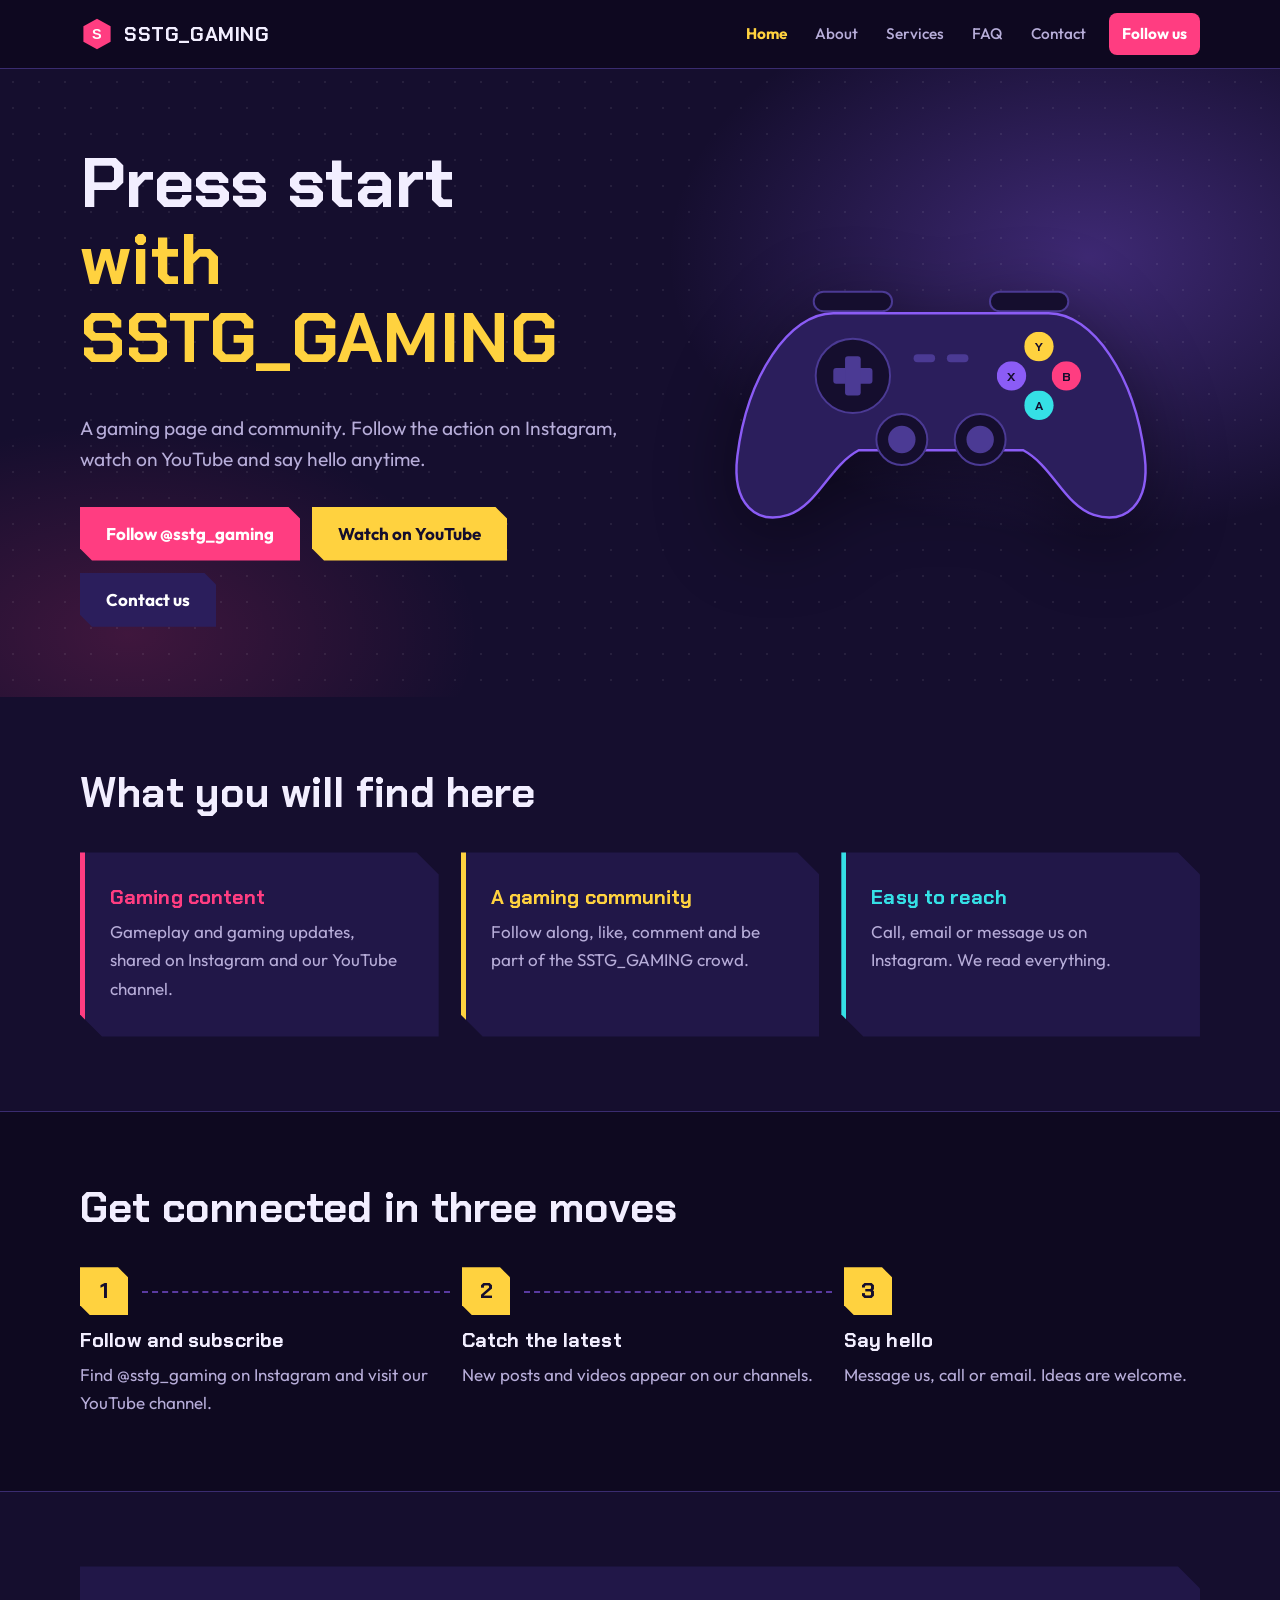
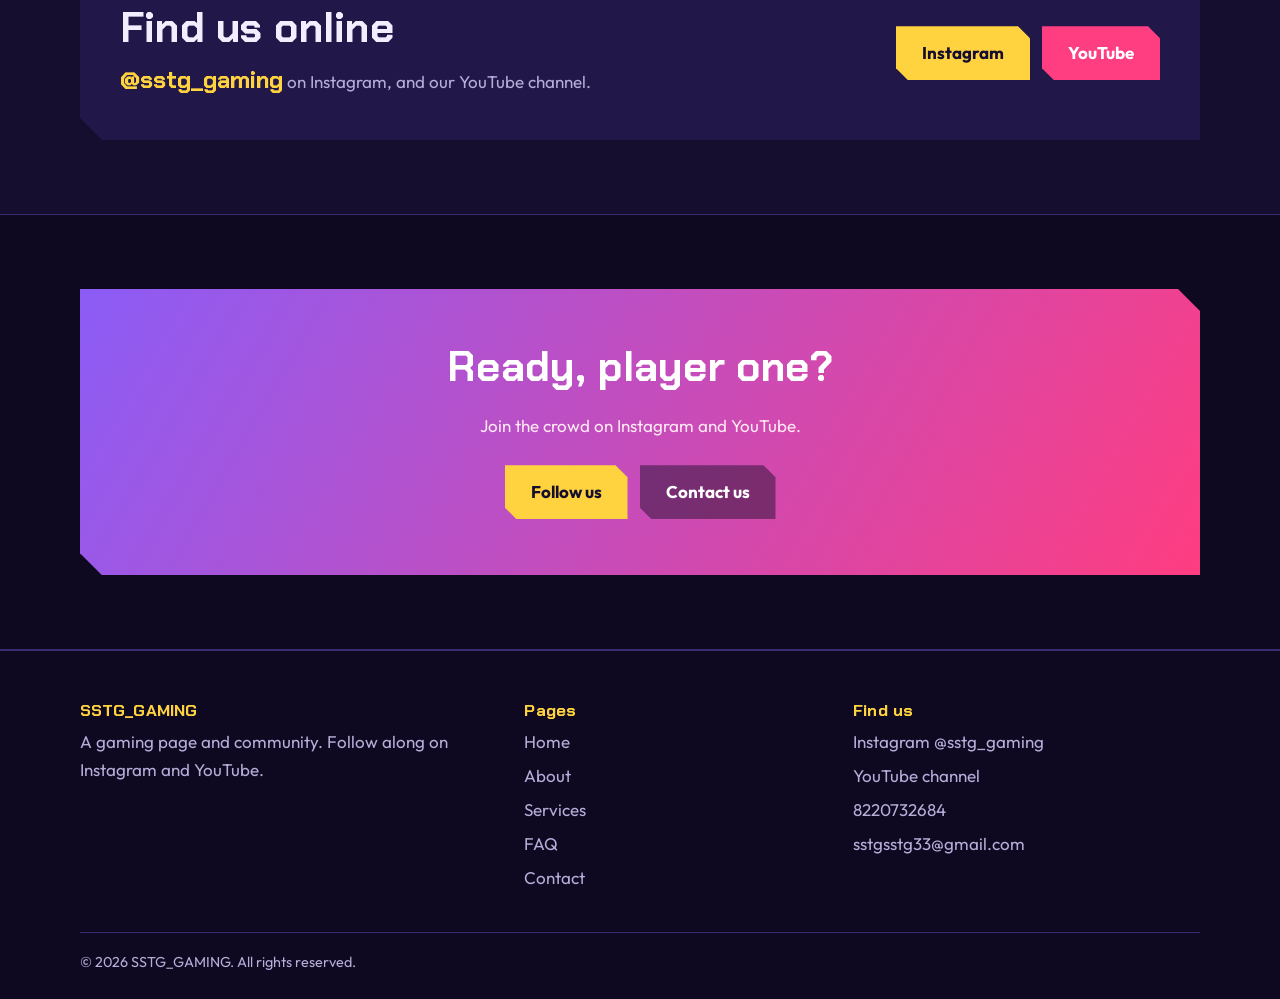
<file: index.html>
<!DOCTYPE html>
<html lang="en">
<head>
<meta charset="utf-8">
<meta name="viewport" content="width=device-width, initial-scale=1">
<title>SSTG_GAMING | Gaming Page and Community</title>
<meta name="description" content="SSTG_GAMING is a gaming page and community. Follow @sstg_gaming on Instagram for gaming content and updates.">
<meta name="author" content="SSTG_GAMING">
<meta name="robots" content="index, follow">
<meta name="theme-color" content="#150E2E">
<meta property="og:type" content="website">
<meta property="og:title" content="SSTG_GAMING | Gaming Page and Community">
<meta property="og:description" content="SSTG_GAMING is a gaming page and community. Follow @sstg_gaming on Instagram for gaming content and updates.">
<link rel="icon" href="data:image/svg+xml,%3Csvg xmlns='http://www.w3.org/2000/svg' viewBox='0 0 40 40'%3E%3Cpolygon points='20,2 36,11 36,29 20,38 4,29 4,11' fill='%23FF3D81'/%3E%3Ctext x='20' y='26' text-anchor='middle' font-family='Arial' font-weight='700' font-size='16' fill='white'%3ES%3C/text%3E%3C/svg%3E">
<link rel="preconnect" href="https://fonts.googleapis.com">
<link rel="preconnect" href="https://fonts.gstatic.com" crossorigin>
<link href="https://fonts.googleapis.com/css2?family=Chakra+Petch:wght@500;700&family=Outfit:wght@400;500;600;700&display=swap" rel="stylesheet">
<link rel="stylesheet" href="assets/style.css">
</head>
<body>
<a class="skip" href="#main">Skip to content</a>
<header class="site-header"><div class="wrap bar">
<a class="brand" href="index.html"><svg viewBox="0 0 40 40" aria-hidden="true"><polygon points="20,2 36,11 36,29 20,38 4,29 4,11" fill="#FF3D81"/><text x="20" y="26" text-anchor="middle" font-family="Arial" font-weight="700" font-size="17" fill="#fff">S</text></svg><span>SSTG_GAMING</span></a>
<button class="menu-btn" aria-expanded="false" aria-controls="nav">Menu</button>
<nav class="nav" id="nav" aria-label="Main"><a href="index.html" aria-current="page">Home</a><a href="about.html">About</a><a href="services.html">Services</a><a href="faq.html">FAQ</a><a href="contactus.html">Contact</a><a class="nav-cta" href="https://www.instagram.com/sstg_gaming/" target="_blank" rel="noopener">Follow us</a></nav>
</div></header>
<main id="main">

<div class="hero"><div class="wrap hero-grid">
<div>
<h1>Press start<span>with SSTG_GAMING</span></h1>
<p class="lead">A gaming page and community. Follow the action on Instagram, watch on YouTube and say hello anytime.</p>
<div class="acts"><a class="btn btn-mag" href="https://www.instagram.com/sstg_gaming/" target="_blank" rel="noopener">Follow @sstg_gaming</a><a class="btn btn-yel" href="https://www.youtube.com/@SSTGSSTG-mk5mp" target="_blank" rel="noopener">Watch on YouTube</a><a class="btn btn-ghost" href="contactus.html">Contact us</a></div>
</div>
<svg class="pad" viewBox="0 0 480 320" role="img" aria-label="Game controller illustration">
<rect class="part" x="110" y="64" width="80" height="20" rx="10"/><rect class="part" x="290" y="64" width="80" height="20" rx="10"/>
<path class="body" d="M130 86C85 86 42 150 32 232c-6 50 20 70 52 60 30-10 42-50 72-66h168c30 16 42 56 72 66 32 10 58-10 52-60C438 150 395 86 350 86Z"/>
<circle class="part" cx="150" cy="150" r="38"/>
<rect class="st" x="130" y="142" width="40" height="16" rx="3"/><rect class="st" x="142" y="130" width="16" height="40" rx="3"/>
<circle class="part" cx="200" cy="215" r="26"/><circle class="st" cx="200" cy="215" r="14"/>
<circle class="part" cx="280" cy="215" r="26"/><circle class="st" cx="280" cy="215" r="14"/>
<rect class="st" x="212" y="128" width="22" height="8" rx="4"/><rect class="st" x="246" y="128" width="22" height="8" rx="4"/>
<g class="fb" style="color:#FFD23F"><circle cx="340" cy="120" r="15" fill="#FFD23F"/><text x="340" y="125">Y</text></g>
<g class="fb" style="color:#FF3D81"><circle cx="368" cy="150" r="15" fill="#FF3D81"/><text x="368" y="155">B</text></g>
<g class="fb" style="color:#35E0E6"><circle cx="340" cy="180" r="15" fill="#35E0E6"/><text x="340" y="185">A</text></g>
<g class="fb" style="color:#8B5CF6"><circle cx="312" cy="150" r="15" fill="#8B5CF6"/><text x="312" y="155">X</text></g>
</svg>
</div></div>

<section><div class="wrap">
<div class="head"><h2>What you will find here</h2></div>
<div class="panels">
<div class="panel" style="--c:#FF3D81"><h3>Gaming content</h3><p>Gameplay and gaming updates, shared on Instagram and our YouTube channel.</p></div>
<div class="panel" style="--c:#FFD23F"><h3>A gaming community</h3><p>Follow along, like, comment and be part of the SSTG_GAMING crowd.</p></div>
<div class="panel" style="--c:#35E0E6"><h3>Easy to reach</h3><p>Call, email or message us on Instagram. We read everything.</p></div>
</div></div></section>

<section class="alt"><div class="wrap">
<div class="head"><h2>Get connected in three moves</h2></div>
<ol class="steps">
<li><h3>Follow and subscribe</h3><p>Find @sstg_gaming on Instagram and visit our YouTube channel.</p></li>
<li><h3>Catch the latest</h3><p>New posts and videos appear on our channels.</p></li>
<li><h3>Say hello</h3><p>Message us, call or email. Ideas are welcome.</p></li>
</ol></div></section>

<section><div class="wrap"><div class="social">
<div><h2>Find us online</h2><p><span class="handle">@sstg_gaming</span> on Instagram, and our YouTube channel.</p></div>
<div class="acts"><a class="btn btn-yel" href="https://www.instagram.com/sstg_gaming/" target="_blank" rel="noopener">Instagram</a><a class="btn btn-mag" href="https://www.youtube.com/@SSTGSSTG-mk5mp" target="_blank" rel="noopener">YouTube</a></div>
</div></div></section>

<section class="alt"><div class="wrap"><div class="cta"><h2>Ready, player one?</h2><p>Join the crowd on Instagram and YouTube.</p>
<div class="acts"><a class="btn btn-yel" href="https://www.instagram.com/sstg_gaming/" target="_blank" rel="noopener">Follow us</a><a class="btn btn-ghost" href="contactus.html">Contact us</a></div></div></div></section>
</main>
<footer class="site-footer"><div class="wrap">
<div class="foot">
<div><h3>SSTG_GAMING</h3><p>A gaming page and community. Follow along on Instagram and YouTube.</p></div>
<div><h3>Pages</h3><ul><li><a href="index.html">Home</a></li><li><a href="about.html">About</a></li><li><a href="services.html">Services</a></li><li><a href="faq.html">FAQ</a></li><li><a href="contactus.html">Contact</a></li></ul></div>
<div><h3>Find us</h3><ul><li><a href="https://www.instagram.com/sstg_gaming/" target="_blank" rel="noopener">Instagram @sstg_gaming</a></li><li><a href="https://www.youtube.com/@SSTGSSTG-mk5mp" target="_blank" rel="noopener">YouTube channel</a></li><li><a href="tel:+918220732684">8220732684</a></li><li><a href="mailto:sstgsstg33@gmail.com">sstgsstg33@gmail.com</a></li></ul></div>
</div>
<div class="copy">&copy; <span data-year>2026</span> SSTG_GAMING. All rights reserved.</div>
</div></footer>
<script src="assets/main.js"></script>
</body>
</html>
</file>
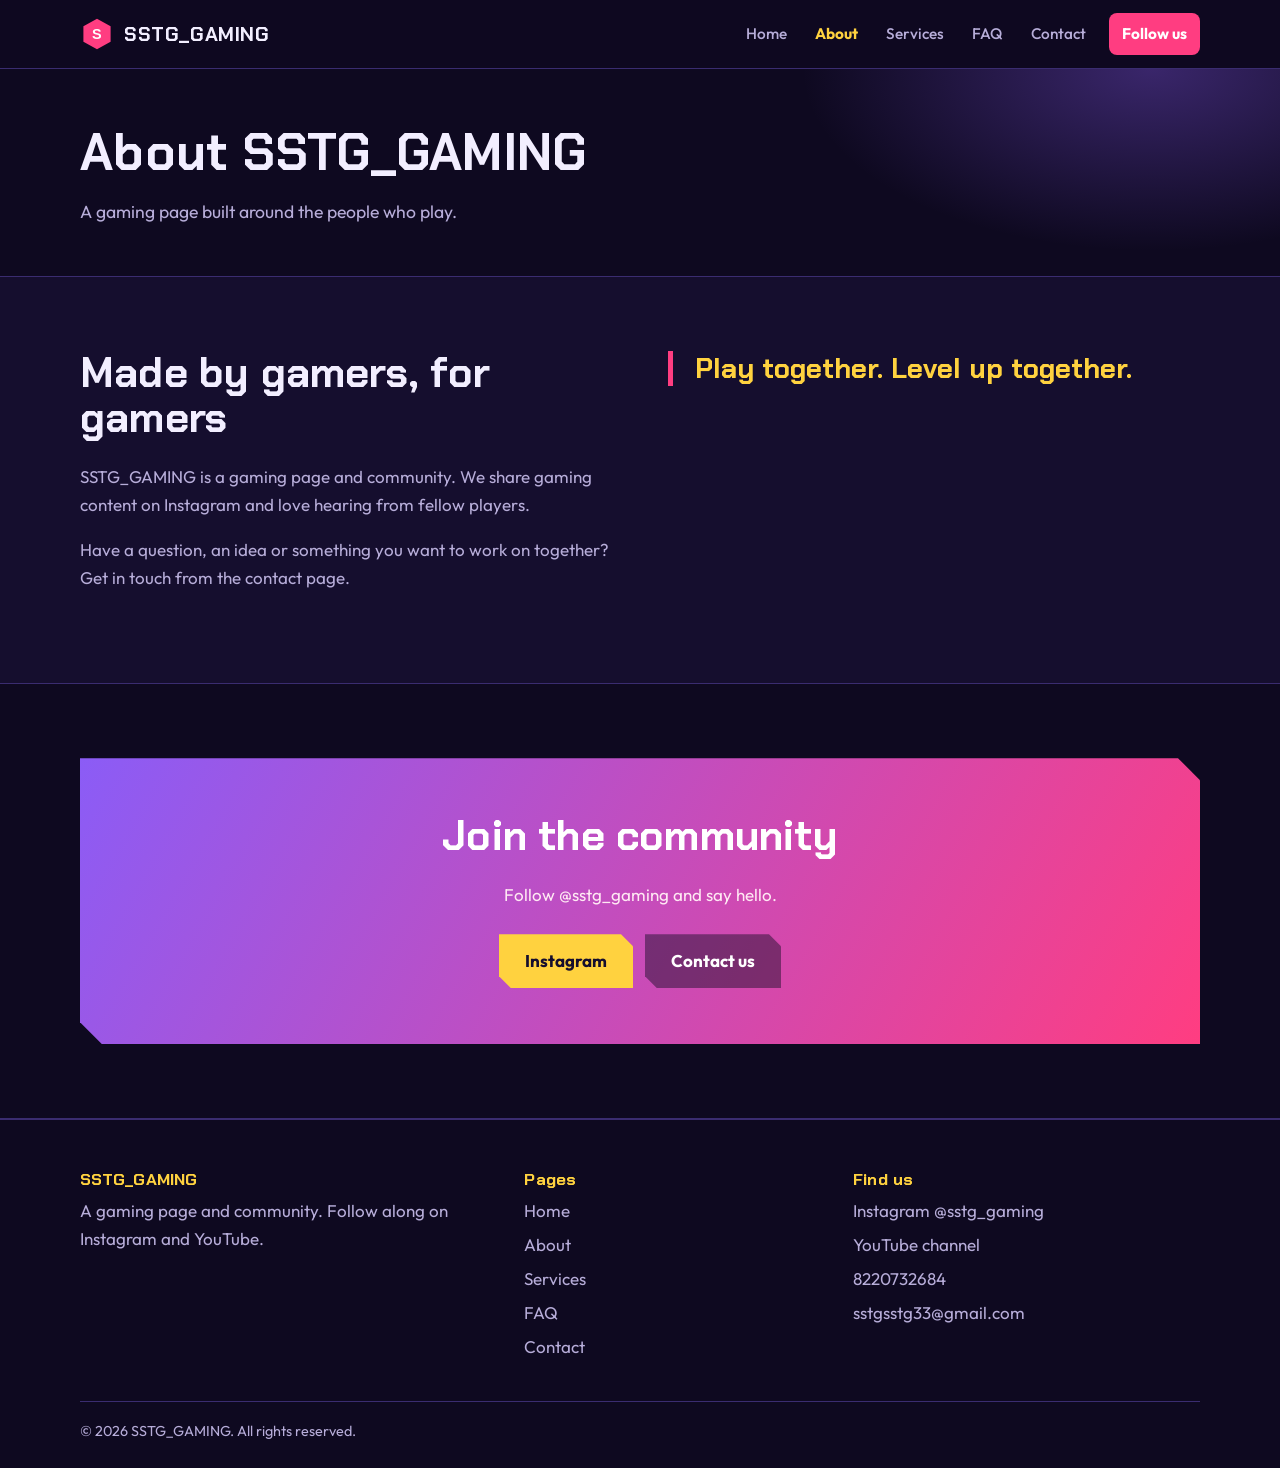
<file: about.html>
<!DOCTYPE html>
<html lang="en">
<head>
<meta charset="utf-8">
<meta name="viewport" content="width=device-width, initial-scale=1">
<title>About SSTG_GAMING</title>
<meta name="description" content="Learn about SSTG_GAMING, a gaming page and community on Instagram.">
<meta name="author" content="SSTG_GAMING">
<meta name="robots" content="index, follow">
<meta name="theme-color" content="#150E2E">
<meta property="og:type" content="website">
<meta property="og:title" content="About SSTG_GAMING">
<meta property="og:description" content="Learn about SSTG_GAMING, a gaming page and community on Instagram.">
<link rel="icon" href="data:image/svg+xml,%3Csvg xmlns='http://www.w3.org/2000/svg' viewBox='0 0 40 40'%3E%3Cpolygon points='20,2 36,11 36,29 20,38 4,29 4,11' fill='%23FF3D81'/%3E%3Ctext x='20' y='26' text-anchor='middle' font-family='Arial' font-weight='700' font-size='16' fill='white'%3ES%3C/text%3E%3C/svg%3E">
<link rel="preconnect" href="https://fonts.googleapis.com">
<link rel="preconnect" href="https://fonts.gstatic.com" crossorigin>
<link href="https://fonts.googleapis.com/css2?family=Chakra+Petch:wght@500;700&family=Outfit:wght@400;500;600;700&display=swap" rel="stylesheet">
<link rel="stylesheet" href="assets/style.css">
</head>
<body>
<a class="skip" href="#main">Skip to content</a>
<header class="site-header"><div class="wrap bar">
<a class="brand" href="index.html"><svg viewBox="0 0 40 40" aria-hidden="true"><polygon points="20,2 36,11 36,29 20,38 4,29 4,11" fill="#FF3D81"/><text x="20" y="26" text-anchor="middle" font-family="Arial" font-weight="700" font-size="17" fill="#fff">S</text></svg><span>SSTG_GAMING</span></a>
<button class="menu-btn" aria-expanded="false" aria-controls="nav">Menu</button>
<nav class="nav" id="nav" aria-label="Main"><a href="index.html">Home</a><a href="about.html" aria-current="page">About</a><a href="services.html">Services</a><a href="faq.html">FAQ</a><a href="contactus.html">Contact</a><a class="nav-cta" href="https://www.instagram.com/sstg_gaming/" target="_blank" rel="noopener">Follow us</a></nav>
</div></header>
<main id="main">

<div class="page-hero"><div class="wrap"><h1>About SSTG_GAMING</h1><p>A gaming page built around the people who play.</p></div></div>
<section id="content"><div class="wrap split">
<div><h2>Made by gamers, for gamers</h2>
<p>SSTG_GAMING is a gaming page and community. We share gaming content on Instagram and love hearing from fellow players.</p>
<p>Have a question, an idea or something you want to work on together? Get in touch from the contact page.</p></div>
<p class="pull">Play together. Level up together.</p>
</div></section>
<section class="alt"><div class="wrap"><div class="cta"><h2>Join the community</h2><p>Follow @sstg_gaming and say hello.</p>
<div class="acts"><a class="btn btn-yel" href="https://www.instagram.com/sstg_gaming/" target="_blank" rel="noopener">Instagram</a><a class="btn btn-ghost" href="contactus.html">Contact us</a></div></div></div></section>
</main>
<footer class="site-footer"><div class="wrap">
<div class="foot">
<div><h3>SSTG_GAMING</h3><p>A gaming page and community. Follow along on Instagram and YouTube.</p></div>
<div><h3>Pages</h3><ul><li><a href="index.html">Home</a></li><li><a href="about.html">About</a></li><li><a href="services.html">Services</a></li><li><a href="faq.html">FAQ</a></li><li><a href="contactus.html">Contact</a></li></ul></div>
<div><h3>Find us</h3><ul><li><a href="https://www.instagram.com/sstg_gaming/" target="_blank" rel="noopener">Instagram @sstg_gaming</a></li><li><a href="https://www.youtube.com/@SSTGSSTG-mk5mp" target="_blank" rel="noopener">YouTube channel</a></li><li><a href="tel:+918220732684">8220732684</a></li><li><a href="mailto:sstgsstg33@gmail.com">sstgsstg33@gmail.com</a></li></ul></div>
</div>
<div class="copy">&copy; <span data-year>2026</span> SSTG_GAMING. All rights reserved.</div>
</div></footer>
<script src="assets/main.js"></script>
</body>
</html>
</file>
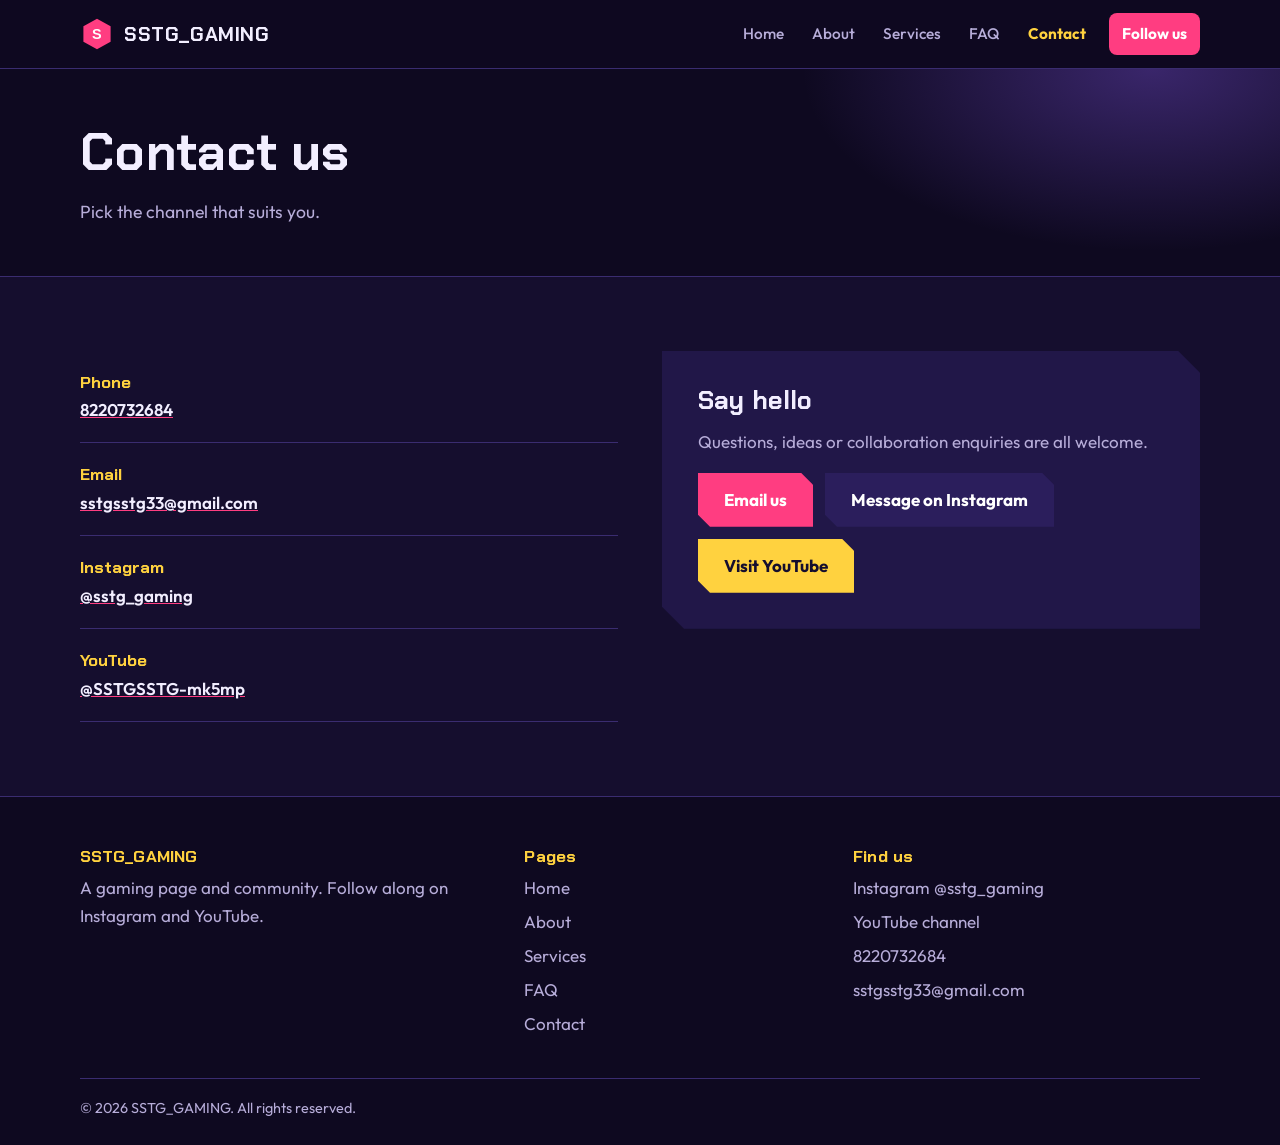
<file: contactus.html>
<!DOCTYPE html>
<html lang="en">
<head>
<meta charset="utf-8">
<meta name="viewport" content="width=device-width, initial-scale=1">
<title>Contact Us | SSTG_GAMING</title>
<meta name="description" content="Contact SSTG_GAMING by phone, email or Instagram @sstg_gaming.">
<meta name="author" content="SSTG_GAMING">
<meta name="robots" content="index, follow">
<meta name="theme-color" content="#150E2E">
<meta property="og:type" content="website">
<meta property="og:title" content="Contact Us | SSTG_GAMING">
<meta property="og:description" content="Contact SSTG_GAMING by phone, email or Instagram @sstg_gaming.">
<link rel="icon" href="data:image/svg+xml,%3Csvg xmlns='http://www.w3.org/2000/svg' viewBox='0 0 40 40'%3E%3Cpolygon points='20,2 36,11 36,29 20,38 4,29 4,11' fill='%23FF3D81'/%3E%3Ctext x='20' y='26' text-anchor='middle' font-family='Arial' font-weight='700' font-size='16' fill='white'%3ES%3C/text%3E%3C/svg%3E">
<link rel="preconnect" href="https://fonts.googleapis.com">
<link rel="preconnect" href="https://fonts.gstatic.com" crossorigin>
<link href="https://fonts.googleapis.com/css2?family=Chakra+Petch:wght@500;700&family=Outfit:wght@400;500;600;700&display=swap" rel="stylesheet">
<link rel="stylesheet" href="assets/style.css">
</head>
<body>
<a class="skip" href="#main">Skip to content</a>
<header class="site-header"><div class="wrap bar">
<a class="brand" href="index.html"><svg viewBox="0 0 40 40" aria-hidden="true"><polygon points="20,2 36,11 36,29 20,38 4,29 4,11" fill="#FF3D81"/><text x="20" y="26" text-anchor="middle" font-family="Arial" font-weight="700" font-size="17" fill="#fff">S</text></svg><span>SSTG_GAMING</span></a>
<button class="menu-btn" aria-expanded="false" aria-controls="nav">Menu</button>
<nav class="nav" id="nav" aria-label="Main"><a href="index.html">Home</a><a href="about.html">About</a><a href="services.html">Services</a><a href="faq.html">FAQ</a><a href="contactus.html" aria-current="page">Contact</a><a class="nav-cta" href="https://www.instagram.com/sstg_gaming/" target="_blank" rel="noopener">Follow us</a></nav>
</div></header>
<main id="main">

<div class="page-hero"><div class="wrap"><h1>Contact us</h1><p>Pick the channel that suits you.</p></div></div>
<section id="content"><div class="wrap form-grid">
<ul class="info-list">
<li><b>Phone</b><a href="tel:+918220732684">8220732684</a></li>
<li><b>Email</b><a href="mailto:sstgsstg33@gmail.com">sstgsstg33@gmail.com</a></li>
<li><b>Instagram</b><a href="https://www.instagram.com/sstg_gaming/" target="_blank" rel="noopener">@sstg_gaming</a></li>
<li><b>YouTube</b><a href="https://www.youtube.com/@SSTGSSTG-mk5mp" target="_blank" rel="noopener">@SSTGSSTG-mk5mp</a></li>
</ul>
<div class="card"><h2 style="font-size:1.6rem">Say hello</h2>
<p>Questions, ideas or collaboration enquiries are all welcome.</p>
<div class="acts"><a class="btn btn-mag" href="mailto:sstgsstg33@gmail.com">Email us</a><a class="btn btn-ghost" href="https://www.instagram.com/sstg_gaming/" target="_blank" rel="noopener">Message on Instagram</a><a class="btn btn-yel" href="https://www.youtube.com/@SSTGSSTG-mk5mp" target="_blank" rel="noopener">Visit YouTube</a></div></div>
</div></section>
</main>
<footer class="site-footer"><div class="wrap">
<div class="foot">
<div><h3>SSTG_GAMING</h3><p>A gaming page and community. Follow along on Instagram and YouTube.</p></div>
<div><h3>Pages</h3><ul><li><a href="index.html">Home</a></li><li><a href="about.html">About</a></li><li><a href="services.html">Services</a></li><li><a href="faq.html">FAQ</a></li><li><a href="contactus.html">Contact</a></li></ul></div>
<div><h3>Find us</h3><ul><li><a href="https://www.instagram.com/sstg_gaming/" target="_blank" rel="noopener">Instagram @sstg_gaming</a></li><li><a href="https://www.youtube.com/@SSTGSSTG-mk5mp" target="_blank" rel="noopener">YouTube channel</a></li><li><a href="tel:+918220732684">8220732684</a></li><li><a href="mailto:sstgsstg33@gmail.com">sstgsstg33@gmail.com</a></li></ul></div>
</div>
<div class="copy">&copy; <span data-year>2026</span> SSTG_GAMING. All rights reserved.</div>
</div></footer>
<script src="assets/main.js"></script>
</body>
</html>
</file>
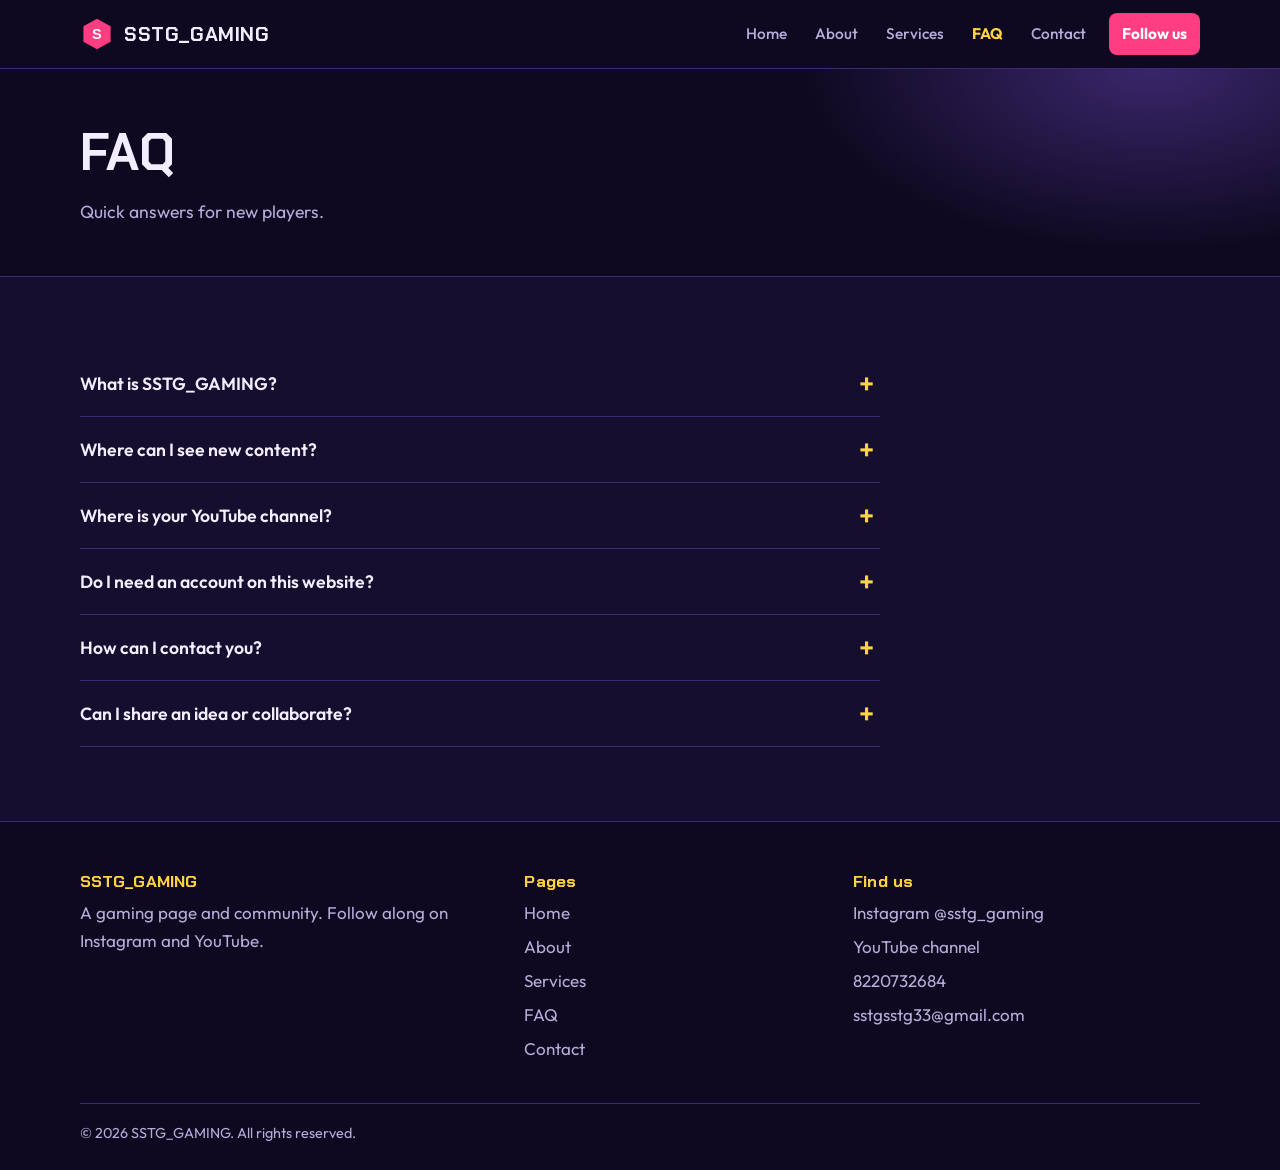
<file: faq.html>
<!DOCTYPE html>
<html lang="en">
<head>
<meta charset="utf-8">
<meta name="viewport" content="width=device-width, initial-scale=1">
<title>FAQ | SSTG_GAMING</title>
<meta name="description" content="Answers about SSTG_GAMING, where to find our content and how to contact us.">
<meta name="author" content="SSTG_GAMING">
<meta name="robots" content="index, follow">
<meta name="theme-color" content="#150E2E">
<meta property="og:type" content="website">
<meta property="og:title" content="FAQ | SSTG_GAMING">
<meta property="og:description" content="Answers about SSTG_GAMING, where to find our content and how to contact us.">
<link rel="icon" href="data:image/svg+xml,%3Csvg xmlns='http://www.w3.org/2000/svg' viewBox='0 0 40 40'%3E%3Cpolygon points='20,2 36,11 36,29 20,38 4,29 4,11' fill='%23FF3D81'/%3E%3Ctext x='20' y='26' text-anchor='middle' font-family='Arial' font-weight='700' font-size='16' fill='white'%3ES%3C/text%3E%3C/svg%3E">
<link rel="preconnect" href="https://fonts.googleapis.com">
<link rel="preconnect" href="https://fonts.gstatic.com" crossorigin>
<link href="https://fonts.googleapis.com/css2?family=Chakra+Petch:wght@500;700&family=Outfit:wght@400;500;600;700&display=swap" rel="stylesheet">
<link rel="stylesheet" href="assets/style.css">
</head>
<body>
<a class="skip" href="#main">Skip to content</a>
<header class="site-header"><div class="wrap bar">
<a class="brand" href="index.html"><svg viewBox="0 0 40 40" aria-hidden="true"><polygon points="20,2 36,11 36,29 20,38 4,29 4,11" fill="#FF3D81"/><text x="20" y="26" text-anchor="middle" font-family="Arial" font-weight="700" font-size="17" fill="#fff">S</text></svg><span>SSTG_GAMING</span></a>
<button class="menu-btn" aria-expanded="false" aria-controls="nav">Menu</button>
<nav class="nav" id="nav" aria-label="Main"><a href="index.html">Home</a><a href="about.html">About</a><a href="services.html">Services</a><a href="faq.html" aria-current="page">FAQ</a><a href="contactus.html">Contact</a><a class="nav-cta" href="https://www.instagram.com/sstg_gaming/" target="_blank" rel="noopener">Follow us</a></nav>
</div></header>
<main id="main">

<div class="page-hero"><div class="wrap"><h1>FAQ</h1><p>Quick answers for new players.</p></div></div>
<section id="content"><div class="wrap"><div class="faq"><details><summary>What is SSTG_GAMING?</summary><p>A gaming page and community. Our gaming content is shared on Instagram at @sstg_gaming.</p></details><details><summary>Where can I see new content?</summary><p>On Instagram at @sstg_gaming and on our YouTube channel.</p></details><details><summary>Where is your YouTube channel?</summary><p>Right here: <a href="https://www.youtube.com/@SSTGSSTG-mk5mp" target="_blank" rel="noopener">youtube.com/@SSTGSSTG-mk5mp</a>.</p></details><details><summary>Do I need an account on this website?</summary><p>No. This website has no sign-up or login. Just follow us on Instagram and YouTube.</p></details><details><summary>How can I contact you?</summary><p>Call 8220732684, email sstgsstg33@gmail.com or message @sstg_gaming on Instagram.</p></details><details><summary>Can I share an idea or collaborate?</summary><p>Yes. Get in touch using any contact option and tell us your idea.</p></details></div></div></section>
</main>
<footer class="site-footer"><div class="wrap">
<div class="foot">
<div><h3>SSTG_GAMING</h3><p>A gaming page and community. Follow along on Instagram and YouTube.</p></div>
<div><h3>Pages</h3><ul><li><a href="index.html">Home</a></li><li><a href="about.html">About</a></li><li><a href="services.html">Services</a></li><li><a href="faq.html">FAQ</a></li><li><a href="contactus.html">Contact</a></li></ul></div>
<div><h3>Find us</h3><ul><li><a href="https://www.instagram.com/sstg_gaming/" target="_blank" rel="noopener">Instagram @sstg_gaming</a></li><li><a href="https://www.youtube.com/@SSTGSSTG-mk5mp" target="_blank" rel="noopener">YouTube channel</a></li><li><a href="tel:+918220732684">8220732684</a></li><li><a href="mailto:sstgsstg33@gmail.com">sstgsstg33@gmail.com</a></li></ul></div>
</div>
<div class="copy">&copy; <span data-year>2026</span> SSTG_GAMING. All rights reserved.</div>
</div></footer>
<script src="assets/main.js"></script>
</body>
</html>
</file>
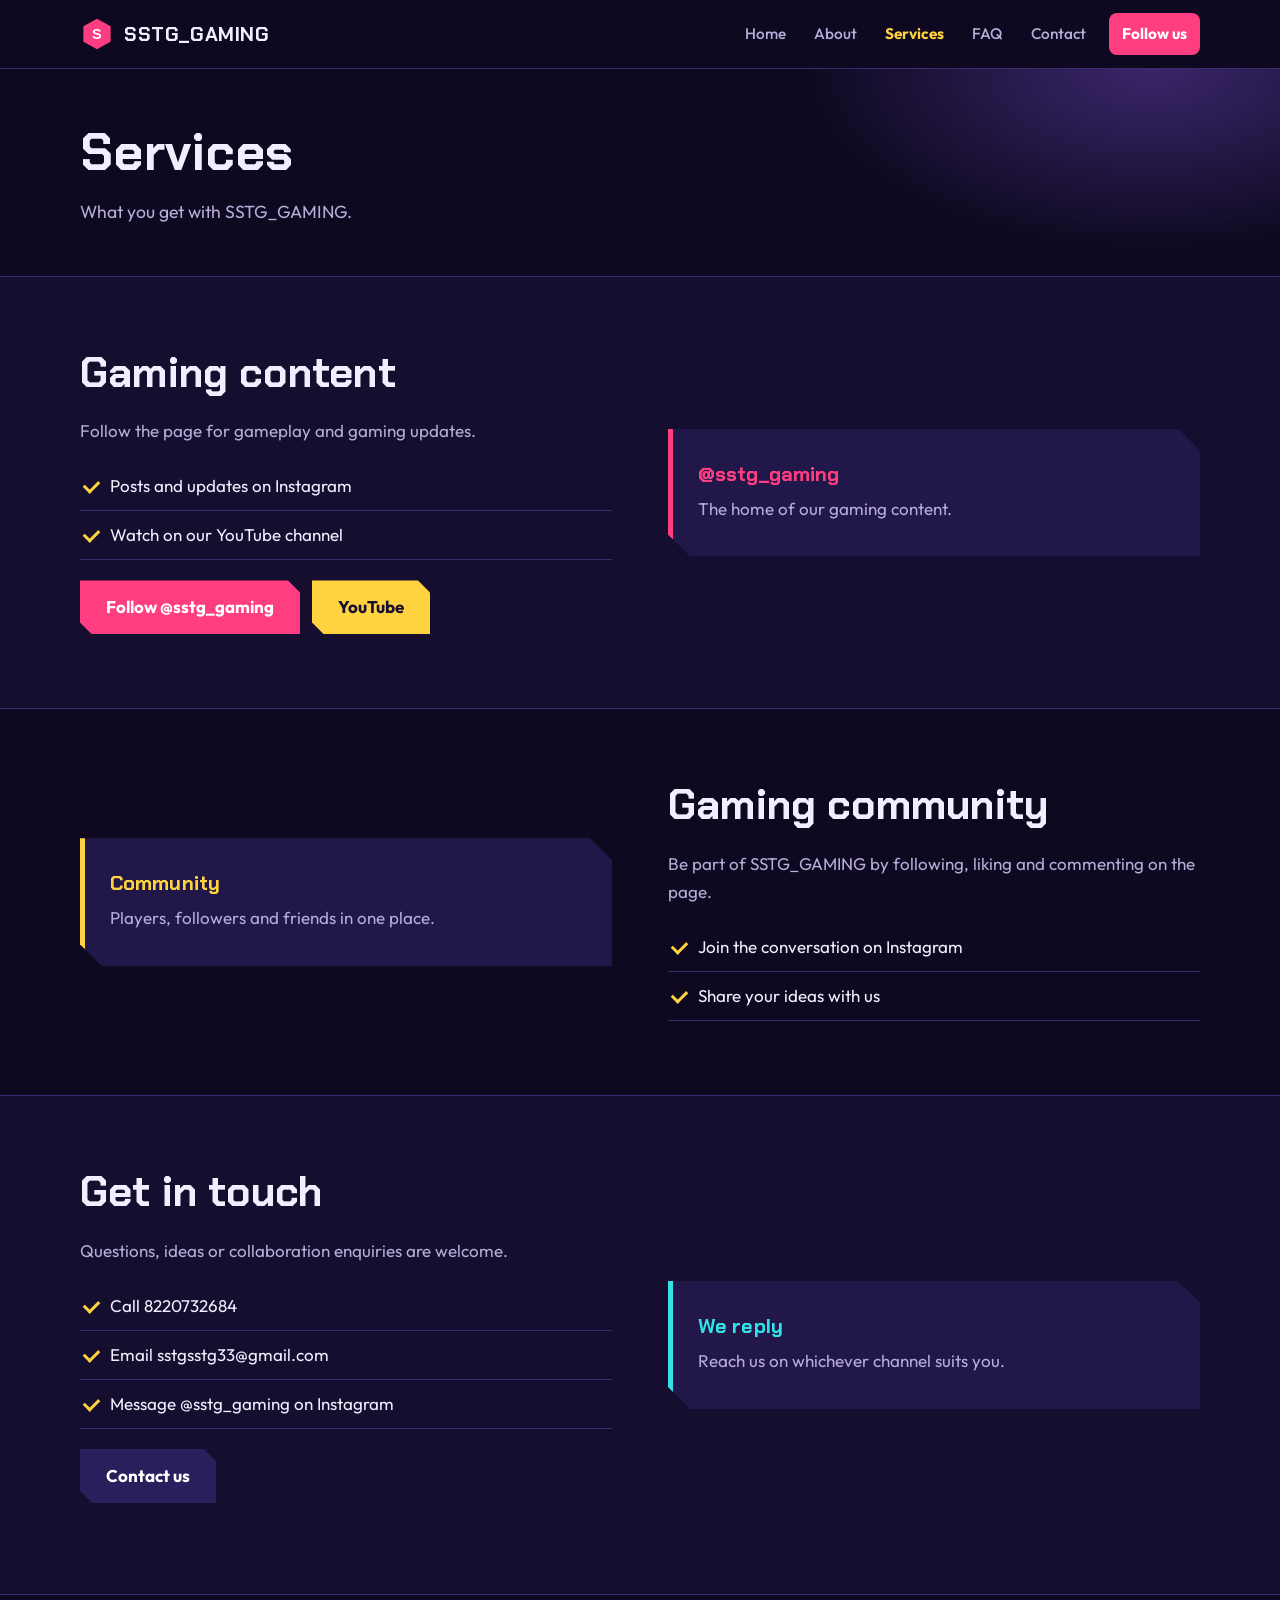
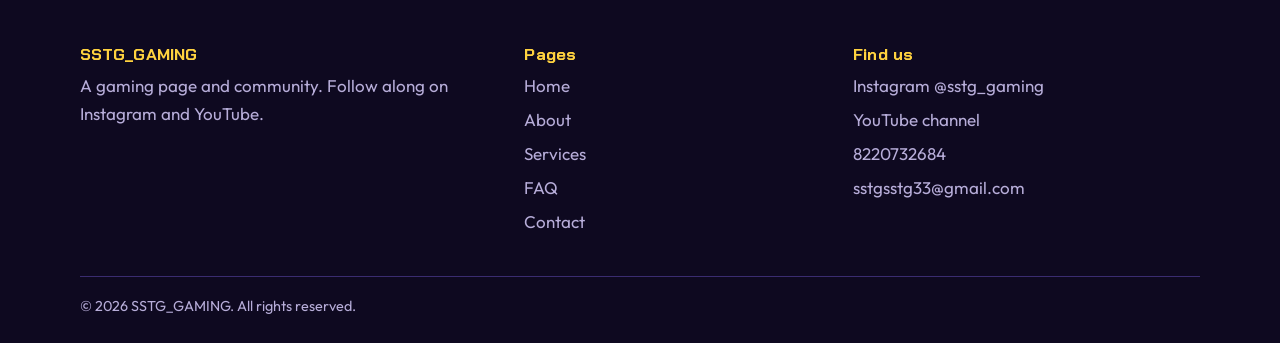
<file: services.html>
<!DOCTYPE html>
<html lang="en">
<head>
<meta charset="utf-8">
<meta name="viewport" content="width=device-width, initial-scale=1">
<title>Services | SSTG_GAMING</title>
<meta name="description" content="What SSTG_GAMING offers: gaming content, a gaming community and an easy way to reach us.">
<meta name="author" content="SSTG_GAMING">
<meta name="robots" content="index, follow">
<meta name="theme-color" content="#150E2E">
<meta property="og:type" content="website">
<meta property="og:title" content="Services | SSTG_GAMING">
<meta property="og:description" content="What SSTG_GAMING offers: gaming content, a gaming community and an easy way to reach us.">
<link rel="icon" href="data:image/svg+xml,%3Csvg xmlns='http://www.w3.org/2000/svg' viewBox='0 0 40 40'%3E%3Cpolygon points='20,2 36,11 36,29 20,38 4,29 4,11' fill='%23FF3D81'/%3E%3Ctext x='20' y='26' text-anchor='middle' font-family='Arial' font-weight='700' font-size='16' fill='white'%3ES%3C/text%3E%3C/svg%3E">
<link rel="preconnect" href="https://fonts.googleapis.com">
<link rel="preconnect" href="https://fonts.gstatic.com" crossorigin>
<link href="https://fonts.googleapis.com/css2?family=Chakra+Petch:wght@500;700&family=Outfit:wght@400;500;600;700&display=swap" rel="stylesheet">
<link rel="stylesheet" href="assets/style.css">
</head>
<body>
<a class="skip" href="#main">Skip to content</a>
<header class="site-header"><div class="wrap bar">
<a class="brand" href="index.html"><svg viewBox="0 0 40 40" aria-hidden="true"><polygon points="20,2 36,11 36,29 20,38 4,29 4,11" fill="#FF3D81"/><text x="20" y="26" text-anchor="middle" font-family="Arial" font-weight="700" font-size="17" fill="#fff">S</text></svg><span>SSTG_GAMING</span></a>
<button class="menu-btn" aria-expanded="false" aria-controls="nav">Menu</button>
<nav class="nav" id="nav" aria-label="Main"><a href="index.html">Home</a><a href="about.html">About</a><a href="services.html" aria-current="page">Services</a><a href="faq.html">FAQ</a><a href="contactus.html">Contact</a><a class="nav-cta" href="https://www.instagram.com/sstg_gaming/" target="_blank" rel="noopener">Follow us</a></nav>
</div></header>
<main id="main">

<div class="page-hero"><div class="wrap"><h1>Services</h1><p>What you get with SSTG_GAMING.</p></div></div>
<section id="content"><div class="wrap svc">
<div><h2>Gaming content</h2><p>Follow the page for gameplay and gaming updates.</p>
<ul class="ticks"><li>Posts and updates on Instagram</li><li>Watch on our YouTube channel</li></ul>
<div class="acts" style="margin-top:20px"><a class="btn btn-mag" href="https://www.instagram.com/sstg_gaming/" target="_blank" rel="noopener">Follow @sstg_gaming</a><a class="btn btn-yel" href="https://www.youtube.com/@SSTGSSTG-mk5mp" target="_blank" rel="noopener">YouTube</a></div></div>
<div class="panel" style="--c:#FF3D81"><h3>@sstg_gaming</h3><p>The home of our gaming content.</p></div>
</div></section>
<section class="alt"><div class="wrap svc">
<div class="panel" style="--c:#FFD23F"><h3>Community</h3><p>Players, followers and friends in one place.</p></div>
<div><h2>Gaming community</h2><p>Be part of SSTG_GAMING by following, liking and commenting on the page.</p>
<ul class="ticks"><li>Join the conversation on Instagram</li><li>Share your ideas with us</li></ul></div>
</div></section>
<section><div class="wrap svc">
<div><h2>Get in touch</h2><p>Questions, ideas or collaboration enquiries are welcome.</p>
<ul class="ticks"><li>Call 8220732684</li><li>Email sstgsstg33@gmail.com</li><li>Message @sstg_gaming on Instagram</li></ul>
<p style="margin-top:20px"><a class="btn btn-ghost" href="contactus.html">Contact us</a></p></div>
<div class="panel" style="--c:#35E0E6"><h3>We reply</h3><p>Reach us on whichever channel suits you.</p></div>
</div></section>
</main>
<footer class="site-footer"><div class="wrap">
<div class="foot">
<div><h3>SSTG_GAMING</h3><p>A gaming page and community. Follow along on Instagram and YouTube.</p></div>
<div><h3>Pages</h3><ul><li><a href="index.html">Home</a></li><li><a href="about.html">About</a></li><li><a href="services.html">Services</a></li><li><a href="faq.html">FAQ</a></li><li><a href="contactus.html">Contact</a></li></ul></div>
<div><h3>Find us</h3><ul><li><a href="https://www.instagram.com/sstg_gaming/" target="_blank" rel="noopener">Instagram @sstg_gaming</a></li><li><a href="https://www.youtube.com/@SSTGSSTG-mk5mp" target="_blank" rel="noopener">YouTube channel</a></li><li><a href="tel:+918220732684">8220732684</a></li><li><a href="mailto:sstgsstg33@gmail.com">sstgsstg33@gmail.com</a></li></ul></div>
</div>
<div class="copy">&copy; <span data-year>2026</span> SSTG_GAMING. All rights reserved.</div>
</div></footer>
<script src="assets/main.js"></script>
</body>
</html>
</file>
<file: assets/style.css>
:root{
  --ink:#150E2E;--ink2:#0E0920;--panel:#211748;--panel2:#2B1E5C;
  --mag:#FF3D81;--yel:#FFD23F;--cyan:#35E0E6;--vio:#8B5CF6;
  --txt:#F2EEFF;--mut:#B7ADD9;--line:#3A2C70;
  --head:'Chakra Petch','Segoe UI',Arial,sans-serif;--body:'Outfit',system-ui,-apple-system,'Segoe UI',Arial,sans-serif;
  --cut:polygon(0 0,calc(100% - 22px) 0,100% 22px,100% 100%,22px 100%,0 calc(100% - 22px));
}
*{box-sizing:border-box}
html{scroll-behavior:smooth;scroll-padding-top:68px}
body{margin:0;font-family:var(--body);font-size:17px;line-height:1.65;color:var(--txt);background:var(--ink)}
img,svg{max-width:100%}
a{color:var(--cyan)}
h1,h2,h3{font-family:var(--head);font-weight:700;line-height:1.1;margin:0 0 .5em;letter-spacing:.005em}
h1{font-size:clamp(2.5rem,6vw,4.4rem)}
h2{font-size:clamp(1.8rem,3.6vw,2.6rem)}
h3{font-size:1.25rem}
p{margin:0 0 1em;max-width:62ch;color:var(--mut)}
.wrap{width:min(1120px,92%);margin-inline:auto}
:focus-visible{outline:3px solid var(--yel);outline-offset:3px;border-radius:4px}
.skip{position:absolute;left:-999px;top:8px;background:var(--yel);color:var(--ink);padding:8px 14px;z-index:100;border-radius:6px}
.skip:focus{left:8px}

.site-header{position:sticky;top:0;z-index:50;background:rgba(14,9,32,.94);backdrop-filter:blur(8px);border-bottom:1px solid var(--line)}
.bar{display:flex;align-items:center;justify-content:space-between;gap:14px;min-height:68px}
.brand{display:flex;align-items:center;gap:10px;text-decoration:none;font-family:var(--head);font-weight:700;font-size:1.25rem;color:var(--txt);letter-spacing:.03em}
.brand svg{width:34px;height:34px;flex:none}
.nav{display:flex;align-items:center;gap:2px}
.nav a{text-decoration:none;padding:8px 13px;border-radius:8px;font-weight:500;font-size:.96rem;color:var(--mut)}
.nav a:hover{background:var(--panel);color:#fff}
.nav a[aria-current="page"]{color:var(--yel);font-weight:700}
.nav a.nav-cta{background:var(--mag);color:#fff;font-weight:700;margin-left:8px}
.nav a.nav-cta:hover{background:#ff5c95}
.menu-btn{display:none;background:none;border:1px solid var(--line);border-radius:8px;padding:8px 12px;font:inherit;font-weight:600;color:#fff;cursor:pointer}

.btn{display:inline-flex;align-items:center;gap:8px;padding:13px 26px;font:inherit;font-weight:700;text-decoration:none;border:0;cursor:pointer;transition:background .2s,transform .1s;clip-path:polygon(0 0,calc(100% - 12px) 0,100% 12px,100% 100%,12px 100%,0 calc(100% - 12px))}
.btn:active{transform:translateY(1px)}
.btn-mag{background:var(--mag);color:#fff}
.btn-mag:hover{background:#ff5c95}
.btn-yel{background:var(--yel);color:var(--ink)}
.btn-yel:hover{background:#ffe07a}
.btn-ghost{background:var(--panel2);color:#fff}
.btn-ghost:hover{background:#3a2a78}

.hero{position:relative;overflow:hidden;
 background:radial-gradient(600px 400px at 85% 30%,rgba(139,92,246,.35),transparent 70%),radial-gradient(500px 300px at 10% 90%,rgba(255,61,129,.18),transparent 70%),var(--ink)}
.hero::before{content:"";position:absolute;inset:0;background-image:radial-gradient(rgba(255,255,255,.07) 1px,transparent 1px);background-size:26px 26px;pointer-events:none}
.hero-grid{position:relative;display:grid;grid-template-columns:1.05fr .95fr;align-items:center;gap:30px;padding:76px 0 70px}
.hero h1 span{display:block;color:var(--yel)}
.hero p.lead{font-size:1.2rem;color:var(--mut);margin-bottom:1.6em}
.acts{display:flex;flex-wrap:wrap;gap:12px}
.pad{width:100%;max-width:470px;justify-self:center;filter:drop-shadow(0 20px 40px rgba(0,0,0,.45))}
.pad .body{fill:var(--panel2);stroke:var(--vio);stroke-width:2.5}
.pad .part{fill:#150E2E;stroke:#4B3A94;stroke-width:2}
.pad .fb{transform-box:fill-box;transform-origin:center;opacity:.3;animation:lit .5s ease-out forwards;cursor:pointer;transition:transform .1s}
.pad .fb:hover{filter:drop-shadow(0 0 8px currentColor)}
.pad .fb:active{transform:scale(.88)}
.pad .fb:nth-of-type(1){animation-delay:.5s}.pad .fb:nth-of-type(2){animation-delay:.8s}.pad .fb:nth-of-type(3){animation-delay:1.1s}.pad .fb:nth-of-type(4){animation-delay:1.4s}
@keyframes lit{to{opacity:1}}
.pad text{font-family:var(--head);font-weight:700;font-size:13px;fill:#150E2E;text-anchor:middle;pointer-events:none}
.pad .st{fill:#4B3A94}

.page-hero{position:relative;overflow:hidden;padding:56px 0 50px;background:radial-gradient(500px 260px at 90% 0,rgba(139,92,246,.35),transparent 70%),var(--ink2);border-bottom:1px solid var(--line)}
.page-hero h1{font-size:clamp(2.1rem,4.6vw,3.2rem);margin-bottom:.3em}
.page-hero p{font-size:1.1rem;margin:0}

section{padding:74px 0}
.alt{background:var(--ink2);border-block:1px solid var(--line)}
.head{max-width:680px;margin-bottom:36px}

.panels{display:grid;grid-template-columns:repeat(3,1fr);gap:22px}
.panel{background:var(--panel);clip-path:var(--cut);padding:34px 30px;position:relative}
.panel::before{content:"";position:absolute;left:0;top:0;bottom:0;width:5px;background:var(--c,var(--mag))}
.panel p{margin:0}
.panel h3{color:var(--c,var(--mag))}

.steps{display:grid;grid-template-columns:repeat(3,1fr);gap:26px;counter-reset:s;list-style:none;padding:0;margin:0}
.steps li{counter-increment:s;position:relative;padding-top:62px}
.steps li::before{content:counter(s);position:absolute;top:0;left:0;width:48px;height:48px;background:var(--yel);color:var(--ink);font-family:var(--head);font-weight:700;font-size:1.4rem;display:grid;place-items:center;clip-path:polygon(0 0,calc(100% - 10px) 0,100% 10px,100% 100%,10px 100%,0 calc(100% - 10px))}
.steps li::after{content:"";position:absolute;top:24px;left:62px;right:-14px;border-top:2px dashed var(--vio);opacity:.6}
.steps li:last-child::after{display:none}
.steps p{margin:0}

.social{display:grid;grid-template-columns:1fr auto;gap:30px;align-items:center;background:var(--panel);clip-path:var(--cut);padding:40px}
.social h2{margin-bottom:.2em}
.social p{margin:0}
.handle{font-family:var(--head);font-size:1.5rem;color:var(--yel);font-weight:700}

.cta{background:linear-gradient(120deg,var(--vio),var(--mag));clip-path:var(--cut);padding:56px 24px;text-align:center}
.cta h2{color:#fff}
.cta p{color:#FFE9F3;margin:0 auto 1.5em}
.cta .acts{justify-content:center}
.cta .btn-ghost{background:rgba(14,9,32,.45)}

.svc{display:grid;grid-template-columns:1fr 1fr;gap:56px;align-items:center}
ul.ticks{list-style:none;padding:0;margin:0}
ul.ticks li{padding:10px 0 10px 30px;position:relative;border-bottom:1px solid var(--line);color:var(--txt)}
ul.ticks li::before{content:"";position:absolute;left:4px;top:18px;width:12px;height:7px;border-left:3px solid var(--yel);border-bottom:3px solid var(--yel);transform:rotate(-45deg)}
.note{background:var(--panel);border-left:5px solid var(--yel);padding:18px 22px}
.note p{margin:0}

.split{display:grid;grid-template-columns:1fr 1fr;gap:56px;align-items:start}
.pull{font-family:var(--head);font-size:1.75rem;line-height:1.25;color:var(--yel);border-left:5px solid var(--mag);padding-left:22px;font-weight:700}

.faq{max-width:800px}
.faq details{border-bottom:1px solid var(--line)}
.faq summary{cursor:pointer;list-style:none;font-weight:600;font-size:1.1rem;padding:18px 40px 18px 0;position:relative}
.faq summary::-webkit-details-marker{display:none}
.faq summary::after{content:"+";position:absolute;right:6px;top:50%;transform:translateY(-50%);font-size:1.7rem;color:var(--yel);transition:transform .25s}
.faq details[open] summary::after{transform:translateY(-50%) rotate(45deg)}
.faq details p{padding-bottom:16px;margin:0}

.form-grid{display:grid;grid-template-columns:1fr 1fr;gap:44px;align-items:start}
.card{background:var(--panel);clip-path:var(--cut);padding:36px}
label{display:block;font-weight:600;margin:0 0 6px;font-size:.96rem}
.field{position:relative}
input{width:100%;font:inherit;padding:13px 14px;border:1.5px solid var(--line);border-radius:8px;background:var(--ink2);color:var(--txt);margin-bottom:6px}
input::placeholder{color:#7C70A8}
input:focus{outline:none;border-color:var(--cyan);box-shadow:0 0 0 3px rgba(53,224,230,.3)}
.help{font-size:.88rem;color:var(--mut);margin:0 0 18px}
.show{position:absolute;right:8px;top:7px;background:var(--panel2);color:#fff;border:0;border-radius:6px;padding:6px 10px;font:inherit;font-size:.85rem;cursor:pointer}
.banner{display:none;background:rgba(255,61,129,.15);border:1px solid var(--mag);color:#FFD0E1;padding:12px 16px;border-radius:8px;margin-bottom:20px}
.banner.on{display:block}
.info-list{list-style:none;margin:0;padding:0}
.info-list li{padding:18px 0;border-bottom:1px solid var(--line)}
.info-list b{display:block;font-family:var(--head);font-size:1.05rem;color:var(--yel)}
.info-list a{color:var(--txt);font-weight:600;text-decoration-color:var(--mag)}
.legal h2{font-size:1.5rem;margin-top:1.6em}
.legal{max-width:760px}

.site-footer{background:var(--ink2);border-top:1px solid var(--line);padding:50px 0 24px}
.foot{display:grid;grid-template-columns:1.4fr 1fr 1.2fr;gap:40px}
.site-footer h3{font-size:1.05rem;color:var(--yel)}
.site-footer a{text-decoration:none;color:var(--mut)}
.site-footer a:hover{color:#fff}
.site-footer ul{list-style:none;padding:0;margin:0}
.site-footer li{margin-bottom:6px}
.copy{border-top:1px solid var(--line);margin-top:34px;padding-top:18px;font-size:.9rem;color:var(--mut)}

@media(max-width:900px){
  .hero-grid,.split,.form-grid,.svc{grid-template-columns:1fr}
  .pad{max-width:340px;order:-1}
  .hero-grid{padding-top:36px}
  .panels,.steps,.foot{grid-template-columns:1fr}
  .steps li::after{display:none}
  .social{grid-template-columns:1fr}
  .menu-btn{display:block}
  .nav{display:none;position:absolute;left:0;right:0;top:68px;background:var(--ink2);flex-direction:column;align-items:stretch;padding:10px 4% 16px;border-bottom:1px solid var(--line)}
  .nav.open{display:flex}
  .nav a{padding:12px 14px}
  .nav a.nav-cta{margin:8px 0 0;text-align:center}
  section{padding:54px 0}
}
@media(prefers-reduced-motion:reduce){
  *{animation:none!important;transition:none!important;scroll-behavior:auto!important}
  .pad .fb{opacity:1}
}
</file>
